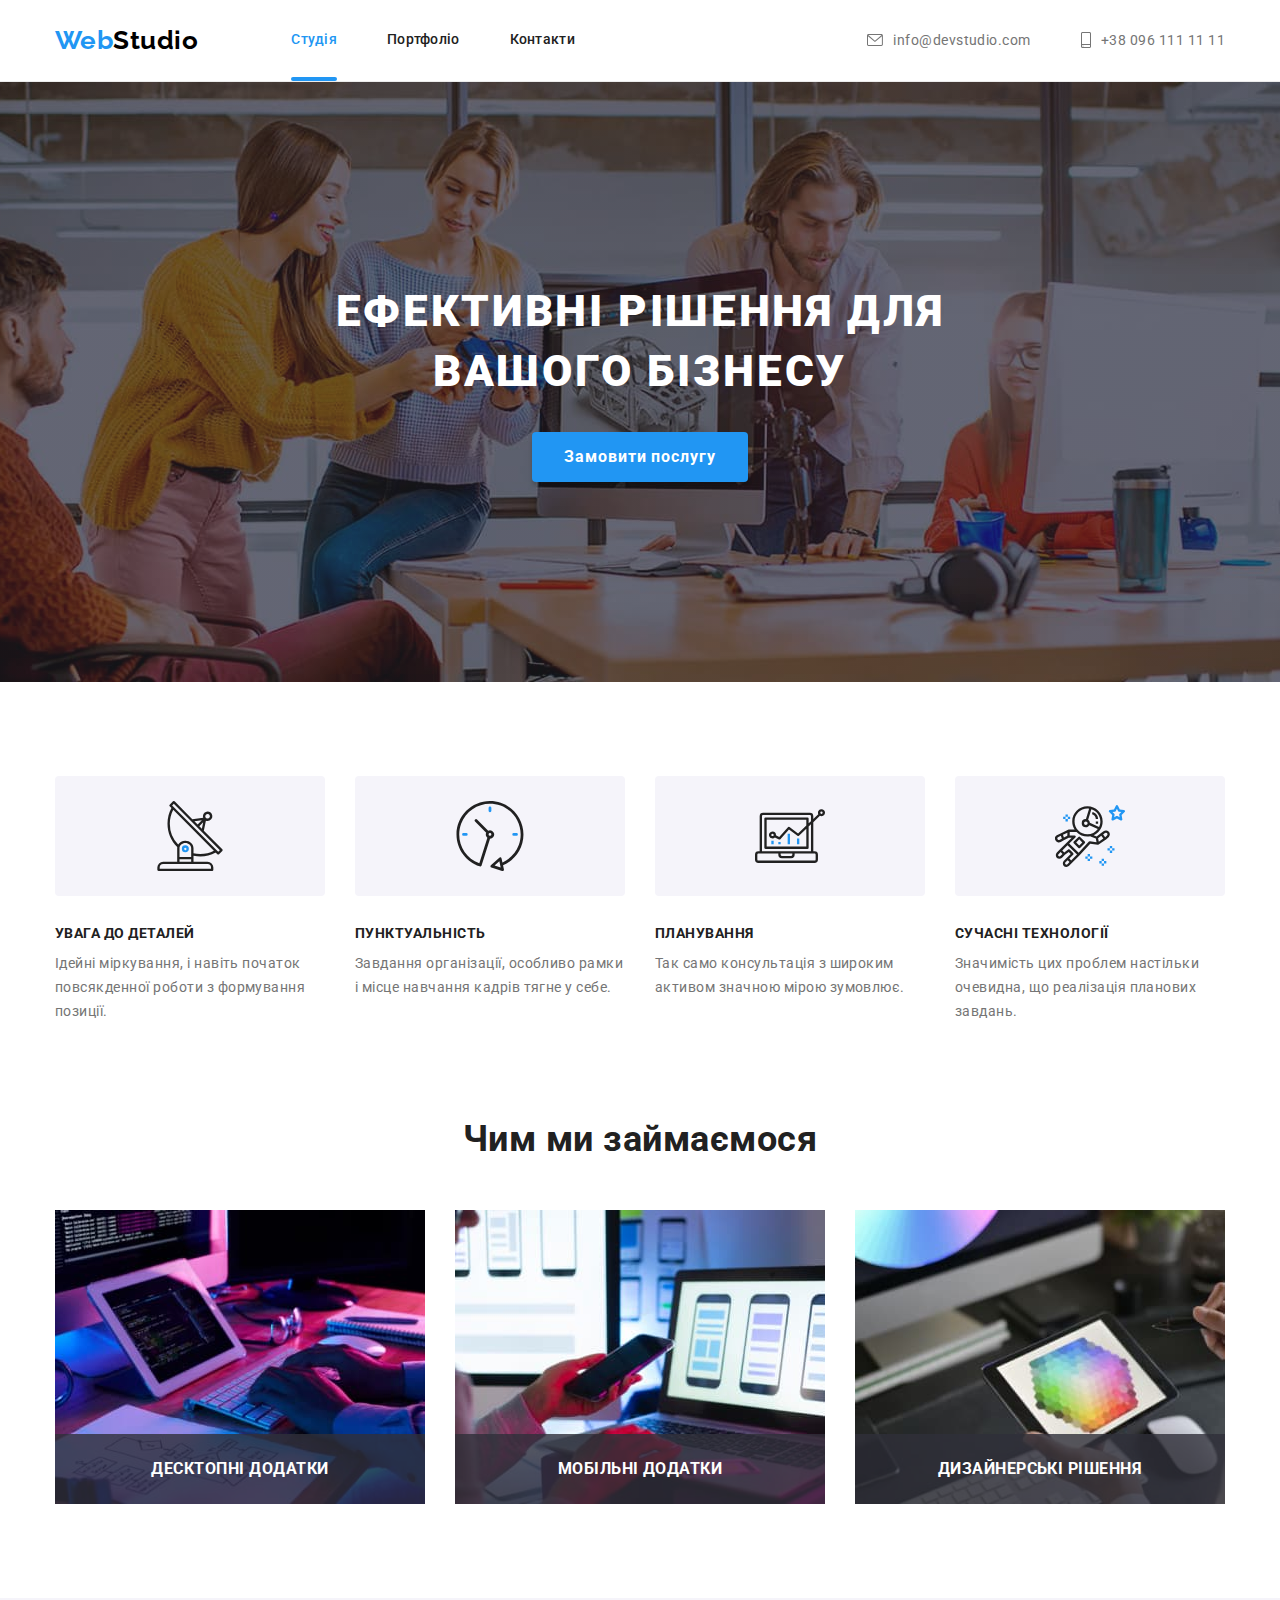
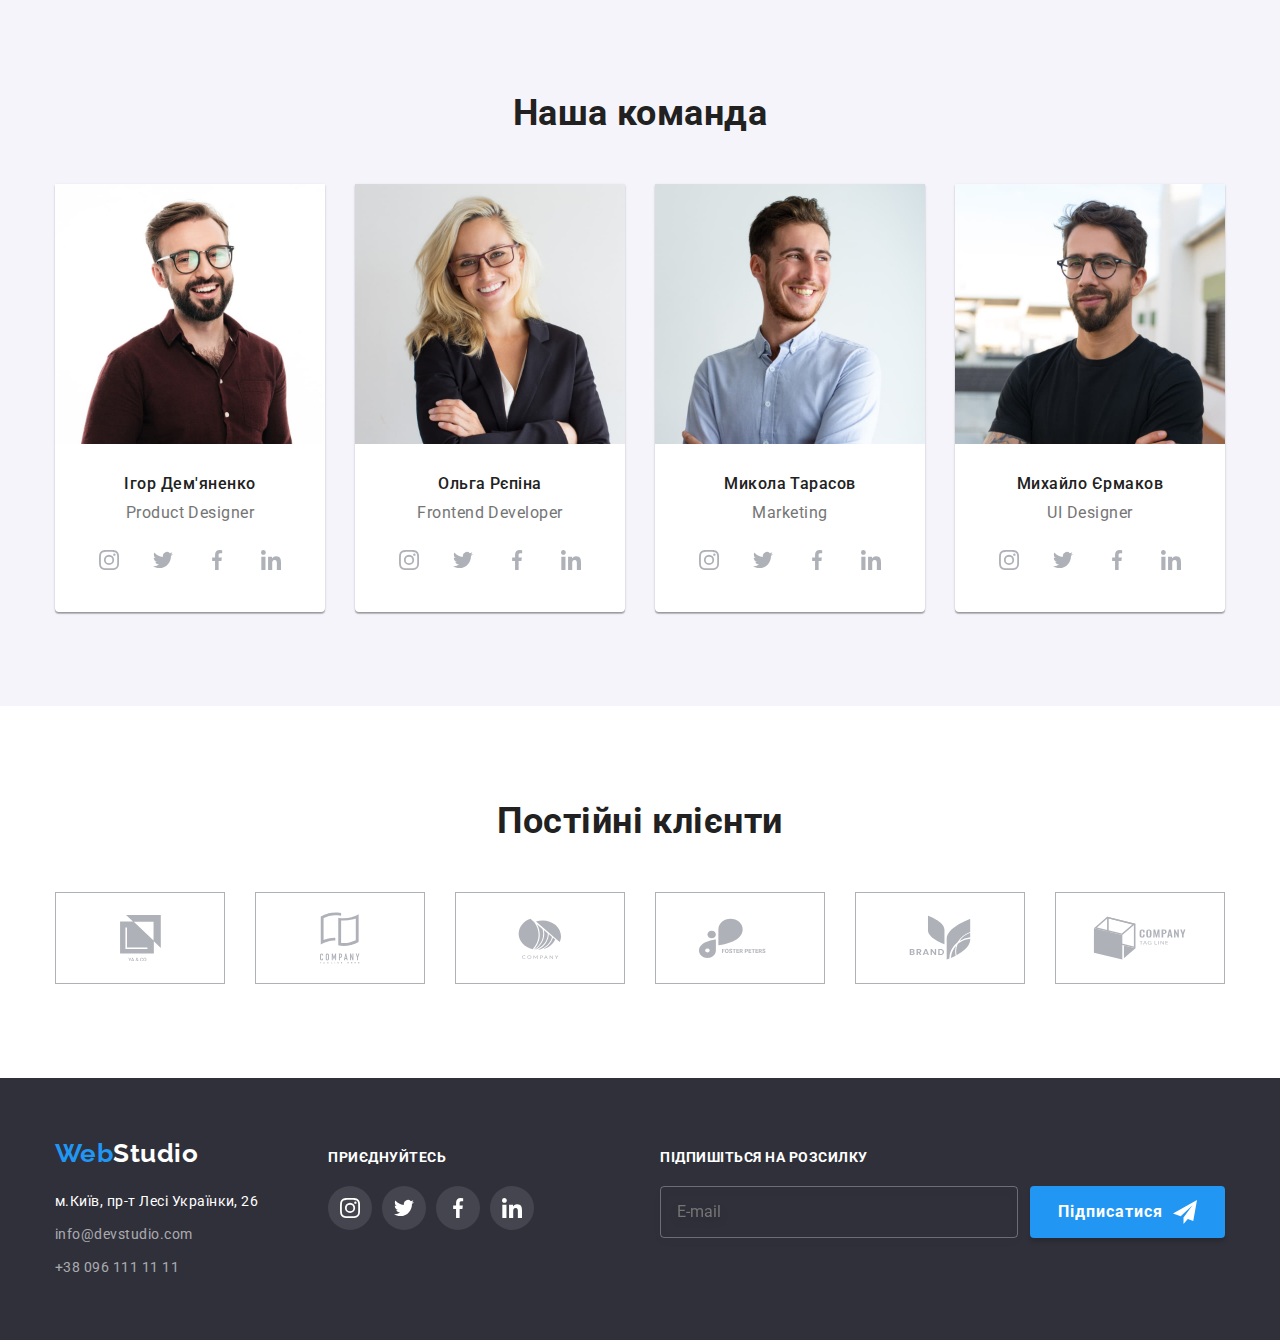
<file: index.html>
<!DOCTYPE html>
<html lang="uk">
  <head>
    <meta charset="UTF-8" />
    <meta http-equiv="X-UA-Compatible" content="IE=edge" />
    <meta name="viewport" content="width=device-width, initial-scale=1.0" />
    <title>Homework5</title>
    <link rel="preconnect" href="https://fonts.googleapis.com" />
    <link rel="preconnect" href="https://fonts.gstatic.com" crossorigin />
    <link
      href="https://fonts.googleapis.com/css2?family=Oleo+Script&family=Raleway:wght@700&family=Roboto:wght@400;500;700;900&display=swap"
      rel="stylesheet"
    />
    <link
      rel="stylesheet"
      href="https://cdnjs.cloudflare.com/ajax/libs/modern-normalize/1.1.0/modern-normalize.min.css"
    />
    <link rel="stylesheet" href="./css/styles.css" />
  </head>
  <body>
    <!--шапка сторінки-->
    <header class="page-header">
      <div class="container main-nav">
        <a href="./index.html" class="logo"
          ><span class="logo-accent">Web</span>Studio</a
        >
        <nav>
          <ul class="site-nav">
            <li class="item">
              <a href="./index.html" class="link-active">Студія</a>
            </li>
            <li class="item">
              <a href="./portfolio.html" class="link">Портфоліо</a>
            </li>
            <li class="item"><a href="" class="link">Контакти</a></li>
          </ul>
        </nav>
        <ul class="contacts">
          <li class="item">
            <a href="mailto:info@devstudio.com" class="link-contacts">
              <svg class="icon-email" width="16" height="12">
                <use href="./images/icons.svg#icon-envelope"></use>
              </svg>
              info@devstudio.com</a
            >
          </li>
          <li class="item">
            <a href="tel:+380961111111" class="link-contacts">
              <svg class="icon-telephone" width="10" height="16">
                <use href="./images/icons.svg#icon-smartphone"></use>
              </svg>
              +38 096 111 11 11</a
            >
          </li>
        </ul>
      </div>
    </header>
    <!--основна частина сторінки-->
    <main>
      <!--секція Герой-->
      <section class="hero">
        <div class="container">
          <h1 class="hero-title">Ефективні рішення для вашого бізнесу</h1>
          <button type="button" class="hero-button" data-modal-open>
            Замовити послугу
          </button>
        </div>
      </section>

      <!--секція Особливості-->
      <section class="section">
        <div class="container">
          <h2 class="visually-hidden">Наші особливості</h2>
          <ul class="section-ul">
            <li class="advantades-li">
              <div class="icon-advantages">
                <svg class="icon-item" width="70px" height="70px">
                  <use href="./images/icons.svg#icon-antenna"></use>
                </svg>
              </div>
              <h3 class="advantages-title">Увага до деталей</h3>
              <p class="advantages-paragraph">
                Ідейні міркування, і навіть початок повсякденної роботи з
                формування позиції.
              </p>
            </li>
            <li class="advantades-li">
              <div class="icon-advantages">
                <svg class="icon-item" width="70px" height="70px">
                  <use href="./images/icons.svg#icon-clock"></use>
                </svg>
              </div>
              <h3 class="advantages-title">Пунктуальність</h3>
              <p class="advantages-paragraph">
                Завдання організації, особливо рамки і місце навчання кадрів
                тягне у себе.
              </p>
            </li>
            <li class="advantades-li">
              <div class="icon-advantages">
                <svg class="icon-item" width="70px" height="70px">
                  <use href="./images/icons.svg#icon-diagram"></use>
                </svg>
              </div>
              <h3 class="advantages-title">Планування</h3>
              <p class="advantages-paragraph">
                Так само консультація з широким активом значною мірою зумовлює.
              </p>
            </li>
            <li class="advantades-li">
              <div class="icon-advantages">
                <svg class="icon-item" width="70px" height="70px">
                  <use href="./images/icons.svg#icon-astronaut"></use>
                </svg>
              </div>
              <h3 class="advantages-title">Сучасні технології</h3>
              <p class="advantages-paragraph">
                Значимість цих проблем настільки очевидна, що реалізація
                планових завдань.
              </p>
            </li>
          </ul>
        </div>
      </section>

      <!--секція Чим ми займаємося-->
      <section class="section occupation">
        <div class="container">
          <h2 class="our-occupation">Чим ми займаємося</h2>
          <ul class="section-ul">
            <li class="item item-label">
              <img
                src="./images/img1.jpg"
                alt="набір коду на клавіатурі"
                width="370"
              />
              <div class="section-block-image">
                <p class="title-label">Десктопні додатки</p>
              </div>
            </li>
            <li class="item item-label">
              <img
                src="./images/img2.jpg"
                alt="макет майбутнього дизайну сторінки або застосунку"
                width="370"
              />
              <div class="section-block-image">
                <p class="title-label">Мобільні додатки</p>
              </div>
            </li>
            <li class="item item-label">
              <img src="./images/img3.jpg" alt="палітра кольорів" width="370" />
              <div class="section-block-image">
                <p class="title-label">Дизайнерські рішення</p>
              </div>
            </li>
          </ul>
        </div>
      </section>

      <!--секція Наша команда-->
      <section class="section team">
        <div class="container">
          <h2 class="title-team">Наша команда</h2>
          <ul class="section-ul">
            <li class="member-card">
              <img
                src="./images/team/img1.jpg"
                alt="Ігор Дем'яненко"
                width="270"
              />
              <div class="member-block">
                <h3 class="member-name">Ігор Дем'яненко</h3>
                <p class="member-department">Product Designer</p>
                <ul class="connect-block">
                  <li class="social-block-item">
                    <a
                      href=""
                      class="social-block-link"
                      rel="noopener noreferrer"
                      target="_blank"
                    >
                      <svg class="icon" width="20" height="20">
                        <use href="./images/icons.svg#icon-instagram"></use>
                      </svg>
                    </a>
                  </li>
                  <li class="social-block-item">
                    <a
                      href=""
                      class="social-block-link"
                      target="_blank"
                      rel="noopener noreferrer"
                    >
                      <svg class="icon" width="20" height="20">
                        <use href="./images/icons.svg#icon-twitter"></use>
                      </svg>
                    </a>
                  </li>
                  <li class="social-block-item">
                    <a
                      href=""
                      class="social-block-link"
                      rel="noopener noreferrer"
                      target="_blank"
                    >
                      <svg class="icon" width="20" height="20">
                        <use href="./images/icons.svg#icon-facebook"></use>
                      </svg>
                    </a>
                  </li>
                  <li class="social-block-item">
                    <a
                      href=""
                      class="social-block-link"
                      rel="noopener noreferrer"
                      target="_blank"
                    >
                      <svg class="icon" width="20" height="20">
                        <use href="./images/icons.svg#icon-linkedin"></use>
                      </svg>
                    </a>
                  </li>
                </ul>
              </div>
            </li>
            <li class="member-card">
              <img
                src="./images/team/img2.jpg"
                alt="Ольга Рєпіна"
                width="270"
              />
              <div class="member-block">
                <h3 class="member-name">Ольга Рєпіна</h3>
                <p class="member-department">Frontend Developer</p>
                <ul class="connect-block">
                  <li class="social-block-item">
                    <a
                      href=""
                      class="social-block-link"
                      rel="noopener noreferrer"
                      target="_blank"
                    >
                      <svg class="icon" width="20" height="20">
                        <use href="./images/icons.svg#icon-instagram"></use>
                      </svg>
                    </a>
                  </li>
                  <li class="social-block-item">
                    <a
                      href=""
                      class="social-block-link"
                      target="_blank"
                      rel="noopener noreferrer"
                    >
                      <svg class="icon" width="20" height="20">
                        <use href="./images/icons.svg#icon-twitter"></use>
                      </svg>
                    </a>
                  </li>
                  <li class="social-block-item">
                    <a
                      href=""
                      class="social-block-link"
                      rel="noopener noreferrer"
                      target="_blank"
                    >
                      <svg class="icon" width="20" height="20">
                        <use href="./images/icons.svg#icon-facebook"></use>
                      </svg>
                    </a>
                  </li>
                  <li class="social-block-item">
                    <a
                      href=""
                      class="social-block-link"
                      rel="noopener noreferrer"
                      target="_blank"
                    >
                      <svg class="icon" width="20" height="20">
                        <use href="./images/icons.svg#icon-linkedin"></use>
                      </svg>
                    </a>
                  </li>
                </ul>
              </div>
            </li>
            <li class="member-card">
              <img
                src="./images/team/img3.jpg"
                alt="Микола Тарасов"
                width="270"
              />
              <div class="member-block">
                <h3 class="member-name">Микола Тарасов</h3>
                <p class="member-department">Marketing</p>
                <ul class="connect-block">
                  <li class="social-block-item">
                    <a
                      href=""
                      class="social-block-link"
                      rel="noopener noreferrer"
                      target="_blank"
                    >
                      <svg class="icon" width="20" height="20">
                        <use href="./images/icons.svg#icon-instagram"></use>
                      </svg>
                    </a>
                  </li>
                  <li class="social-block-item">
                    <a
                      href=""
                      class="social-block-link"
                      target="_blank"
                      rel="noopener noreferrer"
                    >
                      <svg class="icon" width="20" height="20">
                        <use href="./images/icons.svg#icon-twitter"></use>
                      </svg>
                    </a>
                  </li>
                  <li class="social-block-item">
                    <a
                      href=""
                      class="social-block-link"
                      rel="noopener noreferrer"
                      target="_blank"
                    >
                      <svg class="icon" width="20" height="20">
                        <use href="./images/icons.svg#icon-facebook"></use>
                      </svg>
                    </a>
                  </li>
                  <li class="social-block-item">
                    <a
                      href=""
                      class="social-block-link"
                      rel="noopener noreferrer"
                      target="_blank"
                    >
                      <svg class="icon" width="20" height="20">
                        <use href="./images/icons.svg#icon-linkedin"></use>
                      </svg>
                    </a>
                  </li>
                </ul>
              </div>
            </li>
            <li class="member-card">
              <img
                src="./images/team/img4.jpg"
                alt="Михайло Єрмаков"
                width="270"
              />
              <div class="member-block">
                <h3 class="member-name">Михайло Єрмаков</h3>
                <p class="member-department">UI Designer</p>
                <ul class="connect-block">
                  <li class="social-block-item">
                    <a
                      href=""
                      class="social-block-link"
                      rel="noopener noreferrer"
                      target="_blank"
                    >
                      <svg class="icon" width="20" height="20">
                        <use href="./images/icons.svg#icon-instagram"></use>
                      </svg>
                    </a>
                  </li>
                  <li class="social-block-item">
                    <a
                      href=""
                      class="social-block-link"
                      target="_blank"
                      rel="noopener noreferrer"
                    >
                      <svg class="icon" width="20" height="20">
                        <use href="./images/icons.svg#icon-twitter"></use>
                      </svg>
                    </a>
                  </li>
                  <li class="social-block-item">
                    <a
                      href=""
                      class="social-block-link"
                      rel="noopener noreferrer"
                      target="_blank"
                    >
                      <svg class="icon" width="20" height="20">
                        <use href="./images/icons.svg#icon-facebook"></use>
                      </svg>
                    </a>
                  </li>
                  <li class="social-block-item">
                    <a
                      href=""
                      class="social-block-link"
                      rel="noopener noreferrer"
                      target="_blank"
                    >
                      <svg class="icon" width="20" height="20">
                        <use href="./images/icons.svg#icon-linkedin"></use>
                      </svg>
                    </a>
                  </li>
                </ul>
              </div>
            </li>
          </ul>
        </div>
      </section>
    </main>

    <!--Секція Постійні клієнти-->
    <section class="section">
      <div class="container">
        <h2 class="title-team">Постійні клієнти</h2>
        <ul class="clients">
          <li class="clients-block">
            <a
              href=""
              class="clients-link"
              target="_blank"
              rel="noreferrer noopener nofollow"
            >
              <svg class="icon-clients" width="41" height="46.7">
                <use href="./images/icons.svg#icon-client1"></use>
              </svg>
            </a>
          </li>
          <li class="clients-block">
            <a
              href=""
              class="clients-link"
              target="_blank"
              rel="noreferrer noopener"
            >
              <svg class="icon-clients" width="40" height="52">
                <use href="./images/icons.svg#icon-client2"></use>
              </svg>
            </a>
          </li>
          <li class="clients-block">
            <a
              href=""
              class="clients-link"
              target="_blank"
              rel="noreferrer noopener"
            >
              <svg class="icon-clients" width="43.46" height="41.18">
                <use href="./images/icons.svg#icon-client3"></use>
              </svg>
            </a>
          </li>
          <li class="clients-block">
            <a
              href=""
              class="clients-link"
              target="_blank"
              rel="noreferrer noopener"
            >
              <svg class="icon-clients" width="84.44" height="40.62">
                <use href="./images/icons.svg#icon-client4"></use>
              </svg>
            </a>
          </li>
          <li class="clients-block">
            <a
              href=""
              class="clients-link"
              target="_blank"
              rel="noreferrer noopener"
            >
              <svg class="icon-clients" width="62.54" height="45.43">
                <use href="./images/icons.svg#icon-client5"></use>
              </svg>
            </a>
          </li>
          <li class="clients-block">
            <a
              href=""
              class="clients-link"
              target="_blank"
              rel="noreferrer noopener"
            >
              <svg class="icon-clients" width="93.79" height="43.93">
                <use href="./images/icons.svg#icon-client6"></use>
              </svg>
            </a>
          </li>
        </ul>
      </div>
    </section>

    <!--Секція footer-->
    <footer class="footer">
      <div class="container footer-list">
        <div class="footer-address">
          <a href="./index.html" class="logo-footer"
            ><span class="logo-accent">Web</span>Studio</a
          >
          <address class="address">
            <ul class="contacts-list">
              <li class="contacts-item">
                <a
                  href="https://goo.gl/maps/CPtrU1FHBa2aNyZL9"
                  target="_blank"
                  rel="noopener noreferrer nofollow"
                  class="link-address"
                  >м.Київ, пр-т Лесі Українки, 26</a
                >
              </li>
              <li class="contacts-item">
                <a href="mailto:info@devstudio.com" class="link-footer"
                  >info@devstudio.com</a
                >
              </li>
              <li class="contacts-item">
                <a href="tel:+380961111111" class="link-footer"
                  >+38 096 111 11 11</a
                >
              </li>
            </ul>
          </address>
        </div>

        <div class="connect">
          <p class="connect-text">приєднуйтесь</p>
          <ul class="connect-block">
            <li class="social-block-item">
              <a
                href=""
                class="social-block-link"
                rel="noopener noreferrer"
                target="_blank"
              >
                <svg class="icon" width="20" height="20">
                  <use href="./images/icons.svg#icon-instagram"></use>
                </svg>
              </a>
            </li>
            <li class="social-block-item">
              <a
                href=""
                class="social-block-link"
                target="_blank"
                rel="noopener noreferrer"
              >
                <svg class="icon" width="20" height="20">
                  <use href="./images/icons.svg#icon-twitter"></use>
                </svg>
              </a>
            </li>
            <li class="social-block-item">
              <a
                href=""
                class="social-block-link"
                rel="noopener noreferrer"
                target="_blank"
              >
                <svg class="icon" width="20" height="20">
                  <use href="./images/icons.svg#icon-facebook"></use>
                </svg>
              </a>
            </li>
            <li class="social-block-item">
              <a
                href=""
                class="social-block-link"
                rel="noopener noreferrer"
                target="_blank"
              >
                <svg class="icon" width="20" height="20">
                  <use href="./images/icons.svg#icon-linkedin"></use>
                </svg>
              </a>
            </li>
          </ul>
        </div>

        <div class="subscription">
          <p class="connect-text">Підпишіться на розсилку</p>
          <form class="signup-form">
            <label class="signup-label">
              <input
                type="email"
                name="email"
                class="subs-email"
                placeholder="E-mail"
              />
            </label>
            <button type="submit" class="signup-button">
              Підписатися
              <svg class="signup-img">
                <use href="./images/icons.svg#icon-send"></use>
              </svg>
            </button>
          </form>
        </div>
      </div>
    </footer>

    <!-- Modal Icon -->
    <div class="backdrop is-hidden" data-modal>
      <div class="modal">
        <form class="form">
          <p class="title-modal">Залиште свої дані, ми вам передзвонимо</p>
          <label for="name" class="form-field">
            <span class="form-label">Ім'я</span>
            <input type="text" name="name" class="modal-input" />
            <svg class="form-icon">
              <use href="./images/icons.svg#icon-modal-name"></use>
            </svg>
          </label>

          <label for="tel" class="form-field">
            <span class="form-label">Телефон</span>
            <input type="tel" name="tel" class="modal-input" />
            <svg class="form-icon">
              <use href="./images/icons.svg#icon-modal-tel"></use>
            </svg>
          </label>

          <label for="mail" class="form-field">
            <span class="form-label">Пошта</span>
            <input type="mail" name="mail" class="modal-input" />
            <svg class="form-icon">
              <use href="./images/icons.svg#icon-modal-mail"></use>
            </svg>
          </label>

          <label for="comment" class="form-field">
            <span class="form-label">Коментар</span>
            <textarea
              name="comment"
              placeholder="Введіть текст"
              class="form-text-area"
            ></textarea>
          </label>

          <label class="form-checkbox">
            <input
              type="checkbox"
              name="checkbox"
              class="checkbox-check visually-hidden"
            />
            <span class="checkbox-icon"></span>
            <span class="checkbox-text textline"
              >Погоджуюся з розсилкою та приймаю
              <a href="" class="link-checkbox textline">Умови договору</a>
            </span>
          </label>

          <button type="submit" class="submit-button">Відправити</button>
        </form>
        <button class="close-modal" data-modal-close>
          <svg>
            <use href="./images/icons.svg#icon-modal-close"></use>
          </svg>
        </button>
      </div>
    </div>
    <!-- Script of modal Icon -->
    <script src="./js/modal.js"></script>
  </body>
</html>
</file>
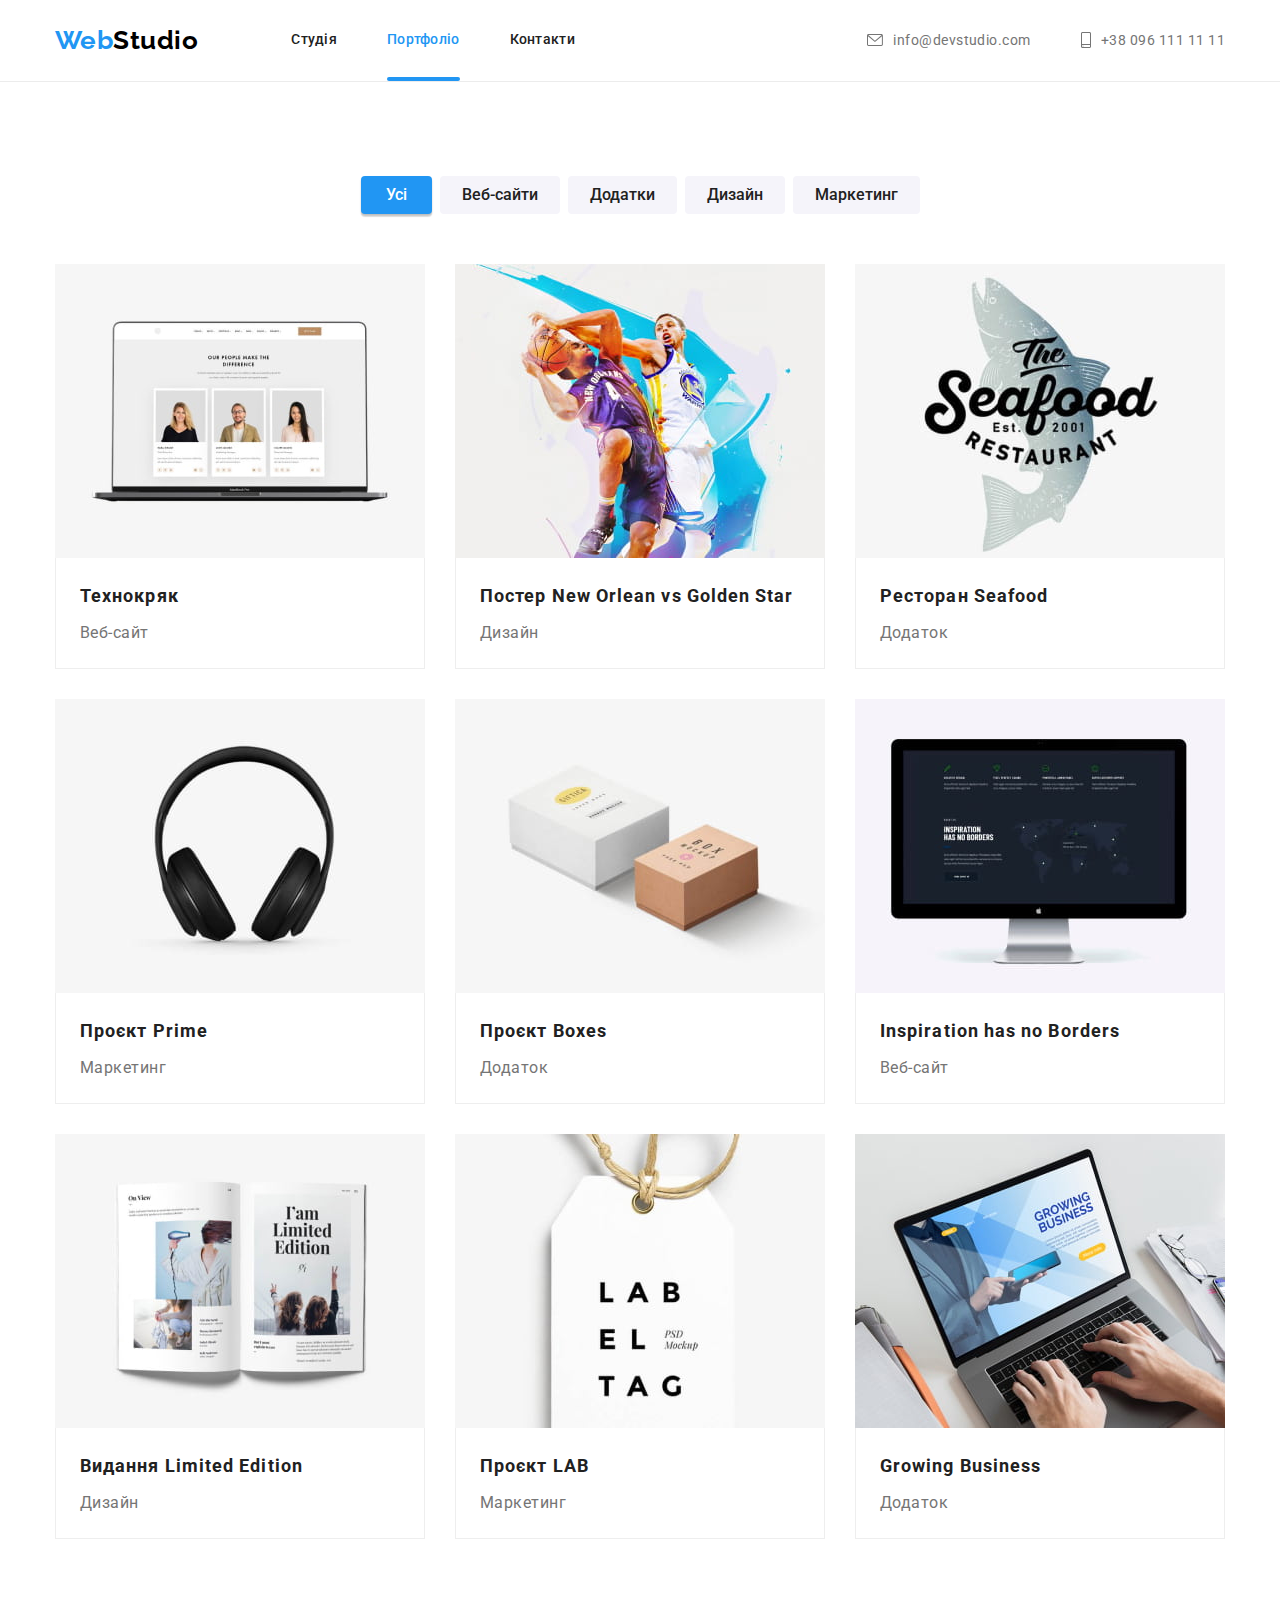
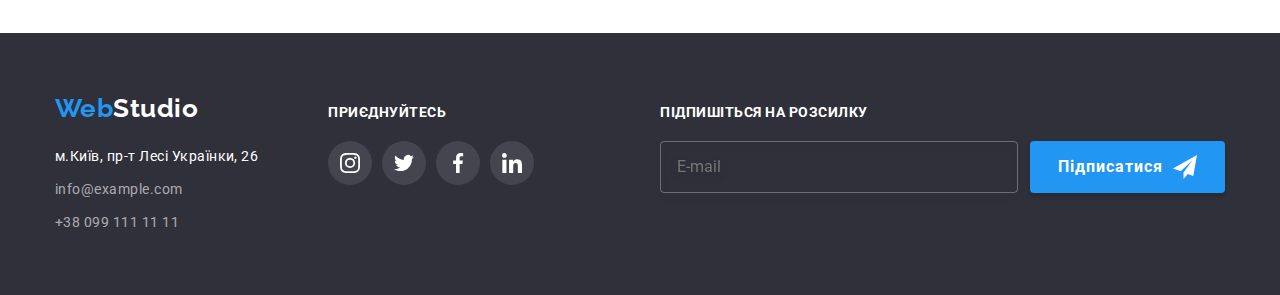
<file: portfolio.html>
<!DOCTYPE html>
<html lang="uk">
  <head>
    <meta charset="UTF-8" />
    <meta http-equiv="X-UA-Compatible" content="IE=edge" />
    <meta name="viewport" content="width=device-width, initial-scale=1.0" />
    <title>Portfolio</title>
    <link rel="preconnect" href="https://fonts.googleapis.com" />
    <link rel="preconnect" href="https://fonts.gstatic.com" crossorigin />
    <link
      href="https://fonts.googleapis.com/css2?family=Oleo+Script&family=Raleway:wght@700&family=Roboto:wght@400;500;700;900&display=swap"
      rel="stylesheet"
    />
    <link
      rel="stylesheet"
      href="https://cdnjs.cloudflare.com/ajax/libs/modern-normalize/1.1.0/modern-normalize.min.css"
    />
    <link rel="stylesheet" href="./css/styles.css" />
  </head>

  <body>
    <!--шапка сторінки-->
    <header class="page-header">
      <div class="container main-nav">
        <a href="./index.html" class="logo"
          ><span class="logo-accent">Web</span>Studio</a
        >
        <nav>
          <ul class="site-nav">
            <li class="item"><a href="./index.html" class="link">Студія</a></li>
            <li class="item">
              <a href="./portfolio.html" class="link-active">Портфоліо</a>
            </li>
            <li class="item"><a href="" class="link">Контакти</a></li>
          </ul>
        </nav>
        <ul class="contacts">
          <li class="item">
            <a href="mailto:info@devstudio.com" class="link-contacts">
              <svg class="icon-email" width="16" height="12">
                <use href="./images/icons.svg#icon-envelope"></use>
              </svg>
              info@devstudio.com</a
            >
          </li>
          <li class="item">
            <a href="tel:+380961111111" class="link-contacts">
              <svg class="icon-telephone" width="10" height="16">
                <use href="./images/icons.svg#icon-smartphone"></use>
              </svg>
              +38 096 111 11 11</a
            >
          </li>
        </ul>
      </div>
    </header>

    <!--основна частина сторінки-->
    <main>
      <section class="section">
        <div class="container">
          <h1 class="visually-hidden">Наші роботи</h1>
          <ul class="menu">
            <li class="menu-item">
              <button type="button" class="buttons-primary">Усі</button>
            </li>
            <li class="menu-item">
              <button type="button" class="buttons">Веб-сайти</button>
            </li>
            <li class="menu-item">
              <button type="button" class="buttons">Додатки</button>
            </li>
            <li class="menu-item">
              <button type="button" class="buttons">Дизайн</button>
            </li>
            <li class="menu-item">
              <button type="button" class="buttons">Маркетинг</button>
            </li>
          </ul>

          <ul class="gallery">
            <li class="gallery-item">
              <a href="" class="gallery-items">
                <div class="gallery-items-block">
                  <div class="overlay">
                    <p class="overlay-text">
                      Ресурс пропонує комплексні пропозиції з різним рівнем
                      функціоналу та сервісів. Все це дозволить відвідувачу
                      отримати вичерпні відомості про компанію чи приватну
                      особу.
                    </p>
                  </div>
                  <img
                    src="./images/portfolio/img1.jpg"
                    alt="картинка веб-сайту"
                    width="370"
                  />
                </div>
                <div class="gallery-block">
                  <h2 class="company-description">Технокряк</h2>
                  <p class="company-division">Веб-сайт</p>
                </div>
              </a>
            </li>
            <li class="gallery-item">
              <a href="" class="gallery-items">
                <div class="gallery-items-block">
                  <div class="overlay">
                    <p class="overlay-text">
                      Ресурс пропонує комплексні пропозиції з різним рівнем
                      функціоналу та сервісів. Все це дозволить відвідувачу
                      отримати вичерпні відомості про компанію чи приватну
                      особу.
                    </p>
                  </div>
                  <img
                    src="./images/portfolio/img2.jpg"
                    alt="два баскетболіста з мячем"
                    width="370"
                  />
                </div>
                <div class="gallery-block">
                  <h2 class="company-description">
                    Постер New Orlean vs Golden Star
                  </h2>
                  <p class="company-division">Дизайн</p>
                </div>
              </a>
            </li>
            <li class="gallery-item">
              <a href="" class="gallery-items">
                <div class="gallery-items-block">
                  <div class="overlay">
                    <p class="overlay-text">
                      Ресурс пропонує комплексні пропозиції з різним рівнем
                      функціоналу та сервісів. Все це дозволить відвідувачу
                      отримати вичерпні відомості про компанію чи приватну
                      особу.
                    </p>
                  </div>
                  <img
                    src="./images/portfolio/img3.jpg"
                    alt="логотип ресторану з рибою"
                    width="370"
                  />
                </div>
                <div class="gallery-block">
                  <h2 class="company-description">Ресторан Seafood</h2>
                  <p class="company-division">Додаток</p>
                </div>
              </a>
            </li>
            <li class="gallery-item">
              <a href="" class="gallery-items">
                <div class="gallery-items-block">
                  <div class="overlay">
                    <p class="overlay-text">
                      Ресурс пропонує комплексні пропозиції з різним рівнем
                      функціоналу та сервісів. Все це дозволить відвідувачу
                      отримати вичерпні відомості про компанію чи приватну
                      особу.
                    </p>
                  </div>
                  <img
                    src="./images/portfolio/img4.jpg"
                    alt="навушники"
                    width="370"
                  />
                </div>
                <div class="gallery-block">
                  <h2 class="company-description">Проєкт Prime</h2>
                  <p class="company-division">Маркетинг</p>
                </div>
              </a>
            </li>
            <li class="gallery-item">
              <a href="" class="gallery-items">
                <div class="gallery-items-block">
                  <div class="overlay">
                    <p class="overlay-text">
                      Ресурс пропонує комплексні пропозиції з різним рівнем
                      функціоналу та сервісів. Все це дозволить відвідувачу
                      отримати вичерпні відомості про компанію чи приватну
                      особу.
                    </p>
                  </div>
                  <img
                    src="./images/portfolio/img5.jpg"
                    alt="дві коробки"
                    width="370"
                  />
                </div>
                <div class="gallery-block">
                  <h2 class="company-description">Проєкт Boxes</h2>
                  <p class="company-division">Додаток</p>
                </div>
              </a>
            </li>
            <li class="gallery-item">
              <a href="" class="gallery-items">
                <div class="gallery-items-block">
                  <div class="overlay">
                    <p class="overlay-text">
                      Ресурс пропонує комплексні пропозиції з різним рівнем
                      функціоналу та сервісів. Все це дозволить відвідувачу
                      отримати вичерпні відомості про компанію чи приватну
                      особу.
                    </p>
                  </div>
                  <img
                    src="./images/portfolio/img6.jpg"
                    alt="монітор з відкритим сайтом"
                    width="370"
                  />
                </div>
                <div class="gallery-block">
                  <h2 class="company-description">
                    Inspiration has no Borders
                  </h2>
                  <p class="company-division">Веб-сайт</p>
                </div>
              </a>
            </li>
            <li class="gallery-item">
              <a href="" class="gallery-items">
                <div class="gallery-items-block">
                  <div class="overlay">
                    <p class="overlay-text">
                      Ресурс пропонує комплексні пропозиції з різним рівнем
                      функціоналу та сервісів. Все це дозволить відвідувачу
                      отримати вичерпні відомості про компанію чи приватну
                      особу.
                    </p>
                  </div>
                  <img
                    src="./images/portfolio/img7.jpg"
                    alt="розгорнута книга"
                    width="370"
                  />
                </div>
                <div class="gallery-block">
                  <h2 class="company-description">Видання Limited Edition</h2>
                  <p class="company-division">Дизайн</p>
                </div>
              </a>
            </li>
            <li class="gallery-item">
              <a href="" class="gallery-items">
                <div class="gallery-items-block">
                  <div class="overlay">
                    <p class="overlay-text">
                      Ресурс пропонує комплексні пропозиції з різним рівнем
                      функціоналу та сервісів. Все це дозволить відвідувачу
                      отримати вичерпні відомості про компанію чи приватну
                      особу.
                    </p>
                  </div>
                  <img
                    src="./images/portfolio/img8.jpg"
                    alt="єтикетка з назвою"
                    width="370"
                  />
                </div>
                <div class="gallery-block">
                  <h2 class="company-description">Проєкт LAB</h2>
                  <p class="company-division">Маркетинг</p>
                </div>
              </a>
            </li>
            <li class="gallery-item">
              <a href="" class="gallery-items">
                <div class="gallery-items-block">
                  <div class="overlay">
                    <p class="overlay-text">
                      Ресурс пропонує комплексні пропозиції з різним рівнем
                      функціоналу та сервісів. Все це дозволить відвідувачу
                      отримати вичерпні відомості про компанію чи приватну
                      особу.
                    </p>
                  </div>
                  <img
                    src="./images/portfolio/img9.jpg"
                    alt="робота з сайтом на ноутбуці"
                    width="370"
                  />
                </div>
                <div class="gallery-block">
                  <h2 class="company-description">Growing Business</h2>
                  <p class="company-division">Додаток</p>
                </div>
              </a>
            </li>
          </ul>
        </div>
      </section>
    </main>

    <!--Секція footer-->
    <footer class="footer">
      <div class="container footer-list">
        <div class="footer-address">
          <a href="./index.html" class="logo-footer"
            ><span class="logo-accent">Web</span>Studio</a
          >
          <address class="address">
            <ul class="contacts-list">
              <li class="contacts-item">
                <a
                  href="https://goo.gl/maps/CPtrU1FHBa2aNyZL9"
                  target="_blank"
                  rel="noopener noreferrer nofollow"
                  class="link-address"
                  >м.Київ, пр-т Лесі Українки, 26</a
                >
              </li>
              <li class="contacts-item">
                <a href="mailto:info@example.com" class="link-footer"
                  >info@example.com</a
                >
              </li>
              <li class="contacts-item">
                <a href="tel:+380991111111" class="link-footer"
                  >+38 099 111 11 11</a
                >
              </li>
            </ul>
          </address>
        </div>

        <div class="connect">
          <p class="connect-text">приєднуйтесь</p>
          <ul class="connect-block">
            <li class="social-block-item">
              <a
                href=""
                class="social-block-link"
                rel="noopener noreferrer"
                target="_blank"
              >
                <svg class="icon" width="20" height="20">
                  <use href="./images/icons.svg#icon-instagram"></use>
                </svg>
              </a>
            </li>
            <li class="social-block-item">
              <a
                href=""
                class="social-block-link"
                target="_blank"
                rel="noopener noreferrer"
              >
                <svg class="icon" width="20" height="20">
                  <use href="./images/icons.svg#icon-twitter"></use>
                </svg>
              </a>
            </li>
            <li class="social-block-item">
              <a
                href=""
                class="social-block-link"
                rel="noopener noreferrer"
                target="_blank"
              >
                <svg class="icon" width="20" height="20">
                  <use href="./images/icons.svg#icon-facebook"></use>
                </svg>
              </a>
            </li>
            <li class="social-block-item">
              <a
                href=""
                class="social-block-link"
                rel="noopener noreferrer"
                target="_blank"
              >
                <svg class="icon" width="20" height="20">
                  <use href="./images/icons.svg#icon-linkedin"></use>
                </svg>
              </a>
            </li>
          </ul>
        </div>
        <div class="subscription">
          <p class="connect-text">Підпишіться на розсилку</p>
          <form class="signup-form">
            <label class="signup-label">
              <input
                type="email"
                name="email"
                class="subs-email"
                placeholder="E-mail"
              />
            </label>
            <button type="submit" class="signup-button">
              Підписатися
              <svg class="signup-img">
                <use href="./images/icons.svg#icon-send"></use>
              </svg>
            </button>
          </form>
        </div>
      </div>
    </footer>
  </body>
</html>
</file>
<file: css/styles.css>
html {
  box-sizing: border-box;
}

*,
*::after,
*::before {
  box-sizing: inherit;
}

/* обнулення відступів зверху і знизу єлементів */
h1,
h2,
h3,
h4,
h5,
h6,
p,
ul {
  margin-top: 0;
  margin-bottom: 0;
}

:root {
  --logo-color: #2196f3;
  --logo-sec-color: #000000;
  --main-text-color: #212121;
  --second-text-color: #757575;
  --main-bkgrd-color: #ffffff;
  --second-bkgrd-color: #2f303a;
  --third-bkgrd-color: #f5f4fa;
  --link-footer-color: rgba(255, 255, 255, 0.6);
  --button-hero-active: #188ce8;
  --card-set-gap: 30px;
  --bkgrd-link-color: #afb1b8;
  --bkgrd-link-sec-color: rgba(255, 255, 255, 0.1);
  --transition-func: cubic-bezier(0.4, 0, 0.2, 1);
  --timing: 250ms;
}

body {
  font-family: Roboto, sans-serif;
  letter-spacing: 0.03em;
  color: var(--main-text-color);
  background-color: var(--main-bkgrd-color);
}
ul {
  list-style: none;
  padding-left: 0;
}

.container {
  width: 1200px;
  padding-left: 15px;
  padding-right: 15px;
  margin-right: auto;
  margin-left: auto;
}

.section {
  padding-top: 94px;
  padding-bottom: 94px;
}

img {
  display: block;
  max-width: 100%;
  height: auto;
}

/* лого */
.logo {
  font-family: Raleway;
  font-weight: 700;
  font-size: 26px;
  line-height: 1.19;
  color: var(--logo-sec-color);
  text-decoration: none;
  padding-top: 25px;
  padding-bottom: 25px;
  margin-right: 93px;
}

.logo-accent {
  color: var(--logo-color);
}

.page-header {
  border-bottom: 1px solid #ececec;
}
/* Навігація сторінки */
.site-nav {
  font-weight: 500;
  font-size: 14px;
  line-height: 1.14;
  letter-spacing: 0.02em;
  color: var(--main-text-color);
  display: flex;
}

.site-nav .item + .item {
  margin-left: 50px;
}

.link-active {
  color: #2196f3;
  text-decoration: none;

  position: relative;

  padding-top: 32px;
  padding-bottom: 32px;
  display: inline-block;
}

.link-active::after {
  content: "";
  display: block;
  width: 100%;
  height: 4px;
  background-color: var(--logo-color);
  border-radius: 2px;

  position: absolute;
  left: 0;
  bottom: -1px;

  transition: width var(--timing) var(--transition-func);
}

.link {
  color: var(--main-text-color);
  text-decoration: none;

  padding-top: 32px;
  padding-bottom: 32px;
  display: inline-block;

  transition: color var(--timing) var(--transition-func);
}

.link:hover,
.link:focus {
  color: var(--logo-color);
}

.link-contacts {
  font-size: 14px;
  color: var(--second-text-color);
  text-decoration: none;

  padding-top: 32px;
  padding-bottom: 32px;

  display: flex;
  align-items: center;
  justify-content: center;

  transition: color var(--timing) var(--transition-func);
}

.link-contacts:hover,
.link-contacts:focus {
  color: var(--logo-color);
}

.contacts {
  display: flex;
  margin-left: auto;
}
.contacts .item {
  display: flex;
}
.contacts .item + .item {
  margin-left: 50px;
}

.icon-email {
  margin-right: 10px;
  fill: currentColor;
}

.icon-telephone {
  margin-right: 10px;
  fill: currentColor;
}

.main-nav {
  display: flex;
  align-items: center;
}
/* секція Герой */
.hero-title {
  width: 696px;
  font-weight: 900;
  font-size: 44px;
  line-height: 1.36;
  letter-spacing: 0.06em;
  text-transform: uppercase;
  color: var(--main-bkgrd-color);

  margin: 0 auto 30px auto;
}

.hero {
  background-color: var(--second-bkgrd-color);
  text-align: center;
  padding-top: 200px;
  padding-bottom: 200px;
  margin-left: auto;
  margin-right: auto;
  height: 600px;
  max-width: 1600px;
  background-image: linear-gradient(
      to right,
      rgba(47, 48, 58, 0.4),
      rgba(47, 48, 58, 0.4)
    ),
    url("../images/bg_hero.jpg");
  background-position: center;
  background-size: cover;
  background-repeat: no-repeat;
}

.hero-button {
  font-weight: 700;
  font-size: 16px;
  line-height: 1.88;
  letter-spacing: 0.06em;
  color: var(--main-bkgrd-color);
  background-color: var(--logo-color);
  cursor: pointer;

  border-width: 0;
  box-shadow: 0px 4px 4px rgba(0, 0, 0, 0.15);
  border-radius: 4px;
  padding: 10px 32px;

  transition: background-color var(--timing) var(--transition-func);
}

.hero-button:focus,
.hero-button:hover,
.submit-button:hover,
.submit-button:focus,
.signup-button:hover,
.signup-button:focus {
  background-color: var(--button-hero-active);
}
/* секція Особливості */
.advantages-title {
  font-size: 14px;
  font-weight: 700;
  line-height: 1.14;
  text-transform: uppercase;

  margin-bottom: 10px;
}

.advantages-paragraph {
  font-size: 14px;
  line-height: 1.71;
  color: var(--second-text-color);
}

.icon-advantages {
  display: flex;
  align-items: center;
  justify-content: center;
  height: 120px;
  width: 270px;
  background-color: var(--third-bkgrd-color);
  margin-bottom: 30px;
  border-radius: 4px;
}

.advantades-li:not(:last-child) {
  margin-right: 30px;
}

.occupation {
  padding-top: 0;
}
/* секція Чим ми займаємося */
.our-occupation {
  font-weight: 700;
  font-size: 36px;
  line-height: 1.17;
  text-align: center;

  margin-bottom: 50px;
}

.section-ul {
  display: flex;
}

.section-ul .item + .item {
  margin-left: 30px;
}

.item-label {
  position: relative;
}
.section-block-image {
  position: absolute;
  content: "";
  bottom: 0;
  left: 0;

  display: inline-block;
  width: 100%;
  height: 70px;

  background-color: rgba(47, 48, 58, 0.8);
}

.title-label {
  position: absolute;
  display: flex;
  justify-content: center;
  align-items: center;
  width: 100%;
  height: 70px;
  bottom: 0;

  font-weight: 700;
  line-height: 1.14;
  text-align: center;
  text-transform: uppercase;
  color: var(--main-bkgrd-color);
}
/* секція Наша команда */
.team {
  background-color: var(--third-bkgrd-color);
}
.title-team {
  font-weight: 700;
  font-size: 36px;
  line-height: 1.17;
  text-align: center;

  margin-bottom: 50px;
}
.member-name {
  font-weight: 500;
  font-size: 16px;
  line-height: 1.19;
  text-align: center;

  margin-bottom: 10px;
}
.member-department {
  font-size: 16px;
  line-height: 1.19;
  text-align: center;
  color: var(--second-text-color);

  margin-bottom: 16px;
}

.member-block {
  padding: 30px 32px;
}

.member-card {
  background: var(--main-bkgrd-color);
  margin-right: 30px;
  box-shadow: 0px 1px 3px rgba(0, 0, 0, 0.12), 0px 1px 1px rgba(0, 0, 0, 0.14),
    0px 2px 1px rgba(0, 0, 0, 0.2);
  border-radius: 0px 0px 4px 4px;
}

.member-card:last-child {
  margin-right: 0;
}

.connect-block {
  display: inline-flex;
}

.social-block-item + .social-block-item {
  margin-left: 10px;
}

.social-block-link {
  display: flex;
  justify-content: center;
  align-items: center;
  width: 44px;
  height: 44px;
  border-radius: 50%;
  background-color: var(--main-bkgrd-color);
  fill: var(--bkgrd-link-color);

  transition: background-color var(--timing) var(--transition-func),
    fill var(--timing) var(--transition-func);
}

.social-block-link:hover,
.social-block-link:focus {
  background-color: var(--logo-color);
  fill: var(--main-bkgrd-color);
}

/* Секція footer */
.footer {
  background-color: var(--second-bkgrd-color);
  text-decoration: none;
  font-size: 14px;
  line-height: 1.71;

  padding-top: 60px;
  padding-bottom: 60px;
}

.logo-footer {
  font-family: "Raleway";
  font-weight: 700;
  font-size: 26px;
  line-height: 1.19;
  color: var(--main-bkgrd-color);
  text-decoration: none;
}

.link-address {
  font-style: normal;
  color: var(--main-bkgrd-color);
  text-decoration: none;
}

.link-footer {
  font-style: normal;
  color: var(--link-footer-color);
  text-decoration: none;

  transition: color var(--timing) var(--transition-func);
}

.link-footer:hover,
.link-footer:focus {
  color: var(--logo-color);
}

.contacts-item:not(:last-child) {
  margin-bottom: 9px;
}

.address {
  margin-top: 20px;
}

.footer-list {
  display: flex;
  align-items: baseline;
}
.connect {
  margin-left: 70px;
}

.connect-text {
  font-weight: 700;
  line-height: 1.14;
  text-transform: uppercase;
  color: var(--main-bkgrd-color);

  margin-bottom: 20px;
}

.connect .social-block-link {
  background-color: var(--bkgrd-link-sec-color);

  transition: background-color var(--timing) var(--transition-func);
}

.connect .icon {
  fill: var(--main-bkgrd-color);
}

.connect .social-block-link:focus,
.connect .social-block-link:hover {
  background-color: var(--logo-color);
}

.subscription {
  margin-left: auto;
}

.subs-email {
  box-sizing: border-box;
  width: 358px;
  padding: 15px 16px;

  font-size: 16px;
  line-height: 1.25;

  color: var(--link-footer-color);
  background-color: transparent;

  border: 1px solid rgba(255, 255, 255, 0.3);
  filter: drop-shadow(0px 4px 4px rgba(0, 0, 0, 0.15));
  border-radius: 4px;
  outline: none;

  transition: border var(--timing) var(--transition-func);
}

.subs-email:focus {
  border: 1px solid var(--logo-color);
}
.signup-form {
  display: flex;
  align-items: center;
  justify-content: center;
}

.signup-button {
  display: flex;
  align-items: center;
  justify-content: center;

  padding: 10px 28px;
  border: none;
  margin-left: 12px;

  background: var(--logo-color);
  box-shadow: 0px 4px 4px rgba(0, 0, 0, 0.15);
  border-radius: 4px;

  font-weight: 700;
  font-size: 16px;
  line-height: 1.99;
  letter-spacing: 0.06em;

  color: var(--main-bkgrd-color);
  transition: background-color var(--timing) var(--transition-func);

  cursor: pointer;
}

.signup-img {
  margin-left: 10px;
  width: 24px;
  height: 24px;
  fill: var(--main-bkgrd-color);
}

/* Секція Постійні клієнти */
.clients {
  display: flex;
}

.clients-block {
  width: 170px;
  height: 92px;
  border-radius: 4px;
}

.clients-block:not(:last-child) {
  margin-right: 30px;
}

.clients-link {
  display: flex;
  justify-content: center;
  align-items: center;
  height: 100%;
  fill: var(--bkgrd-link-color);
  border: 1px solid #afb1b8;

  transition: fill var(--timing) var(--transition-func),
    border-color var(--timing) var(--transition-func);
}

.clients-block .clients-link:hover,
.clients-block .clients-link:focus {
  fill: var(--button-hero-active);
  border-color: var(--logo-color);
}
/* розмітка portfolio.html */
/* кнопки */
.buttons-primary {
  font-weight: 500;
  font-size: 16px;
  line-height: 1.62;
  text-align: center;
  color: var(--main-bkgrd-color);
  background-color: var(--logo-color);
  cursor: pointer;
  padding: 6px 25px;
  border-radius: 4px;
  border: 0;
  box-shadow: 0px 3px 1px rgba(0, 0, 0, 0.1), 0px 1px 2px rgba(0, 0, 0, 0.08),
    0px 2px 2px rgba(0, 0, 0, 0.12);
}
.buttons {
  font-weight: 500;
  font-size: 16px;
  line-height: 1.62;
  text-align: center;
  color: var(--main-text-color);
  background-color: var(--third-bkgrd-color);
  cursor: pointer;
  padding: 6px 22px;
  border-radius: 4px;
  border: 0;

  transition: color var(--timing) var(--transition-func),
    background-color var(--timing) var(--transition-func),
    box-shadow var(--timing) var(--transition-func);
}

.buttons:hover,
.buttons:focus {
  color: var(--main-bkgrd-color);
  background-color: var(--logo-color);
  box-shadow: 0px 3px 1px rgba(0, 0, 0, 0.1), 0px 1px 2px rgba(0, 0, 0, 0.08),
    0px 2px 2px rgba(0, 0, 0, 0.12);
}

.company-description {
  font-style: normal;
  font-weight: 700;
  font-size: 18px;
  line-height: 2;
  letter-spacing: 0.06em;
  color: var(--main-text-color);

  margin-top: 0;
  margin-bottom: 4px;
}

.company-division {
  font-size: 16px;
  line-height: 1.88;
  color: var(--second-text-color);
  font-style: normal;

  margin-top: 0;
  margin-bottom: 0;
}

.menu {
  display: flex;
  justify-content: center;
  margin-bottom: 50px;
}

.menu-item:not(:last-child) {
  margin-right: 8px;
}

.gallery {
  display: flex;
  flex-wrap: wrap;
  margin-left: calc(-1 * var(--card-set-gap));
  margin-top: calc(-1 * var(--card-set-gap));
}

.gallery-items {
  text-decoration: none;
  margin-bottom: 0;
  display: inline-block;

  transition: box-shadow var(--timing) var(--transition-func);
}

.gallery-items-block {
  position: relative;
  overflow: hidden;
}

.gallery-item {
  margin-left: var(--card-set-gap);
  margin-top: var(--card-set-gap);
  flex-basis: calc(100% / 3 - var(--card-set-gap));
}

.gallery-items:hover,
.gallery-items:focus {
  box-shadow: 0px 1px 1px rgba(0, 0, 0, 0.12), 0px 4px 4px rgba(0, 0, 0, 0.06),
    1px 4px 6px rgba(0, 0, 0, 0.16);
  cursor: pointer;
}
.gallery-block {
  padding: 20px 24px;
  border-left: 1px solid #eeeeee;
  border-bottom: 1px solid #eeeeee;
  border-right: 1px solid #eeeeee;
}

.overlay {
  position: absolute;
  top: 0;
  left: 0;
  width: 100%;
  height: 100%;
  background-color: rgba(33, 150, 243, 0.9);

  transition: transform var(--timing) var(--transition-func);
  transform: translateY(100%);
}

.gallery-items:hover .overlay,
.gallery-items:focus .overlay {
  transform: translateY(0);
}
.gallery-items-block .overlay-text {
  font-size: 18px;
  line-height: 1.56;

  color: var(--main-bkgrd-color);
  margin-bottom: 0;
  padding: 63px 24px;
}

/* hidden text*/
.visually-hidden {
  position: absolute;
  white-space: nowrap;
  width: 1px;
  height: 1px;
  overflow: hidden;
  border: 0;
  padding: 0;
  clip: rect(0 0 0 0);
  clip-path: inset(50%);
  margin: -1px;
}

/* МODAL WINDOW */

.backdrop {
  position: fixed;
  top: 0;
  left: 0;
  width: 100%;
  height: 100%;
  background-color: rgba(0, 0, 0, 0.2);
  opacity: 1;
  transition: opacity var(--timing) var(--transition-func);
}

.backdrop.is-hidden {
  opacity: 0;
  pointer-events: none;
  visibility: hidden;
  transition-property: opacity, visibility;
}

.backdrop.is-hidden .modal {
  transform: scale(0.9) translate(-50%, -50%);
}

.modal {
  position: absolute;
  top: 50%;
  left: 50%;
  transform: scale(1) translate(-50%, -50%);
  transition: transform var(--timing) var(--transition-func);

  width: 528px;
  padding: 40px;

  background-color: var(--main-bkgrd-color);
  box-shadow: 0px 1px 3px rgba(0, 0, 0, 0.12), 0px 1px 1px rgba(0, 0, 0, 0.14),
    0px 2px 1px rgba(0, 0, 0, 0.2);
  border-radius: 4px;
}

.close-modal {
  position: absolute;
  top: 8px;
  right: 8px;

  display: flex;
  justify-content: center;
  align-items: center;
  width: 30px;
  height: 30px;
  border-radius: 50%;
  border: 1px solid rgba(0, 0, 0, 0.1);
  background-color: var(--main-bkgrd-color);
  cursor: pointer;

  transition: fill var(--timing) var(--transition-func);
}

.close-modal:hover,
.close-modal:focus {
  fill: var(--logo-color);
}

.title-modal {
  font-weight: 700;
  font-size: 20px;
  line-height: 23px;
  text-align: center;

  color: var(--main-text-color);

  margin-bottom: 12px;
}

.form {
  margin-left: auto;
  margin-right: auto;
}

.form-field {
  display: block;
  position: relative;
  margin-bottom: 10px;
}

.form-field:nth-last-child(3) {
  margin-bottom: 0;
}
.modal-input {
  padding-left: 42px;
  height: 40px;
  width: 100%;
  box-sizing: border-box;
  border: 1px solid rgba(33, 33, 33, 0.2);
  border-radius: 4px;

  transition: border var(--timing) var(--transition-func),
    fill var(--timing) var(--transition-func);

  cursor: pointer;
  outline: none;
}

.modal-input:focus {
  border: 1px solid var(--logo-color);
}

.modal-input:focus + .form-icon {
  fill: var(--logo-color);
}
.form-label {
  display: block;
  margin-bottom: 4px;
  font-size: 12px;
  line-height: 1.17;
  letter-spacing: 0.01em;
  color: var(--second-text-color);
}

.form-icon {
  position: absolute;
  width: 18px;
  height: 18px;
  top: 50%;
  left: 12px;

  fill: currentColor;
  transition: fill var(--timing) var(--transition-func);
}

.form-checkbox {
  display: inline-flex;
  margin-top: 20px;
  margin-bottom: 30px;
  margin-left: 12px;
  cursor: pointer;
}

.checkbox-text {
  padding-left: 15px;
  color: var(--second-text-color);
}
.textline {
  font-size: 14px;
  line-height: 1.71;
}

.link-checkbox {
  color: var(--logo-color);
}

.checkbox-icon {
  display: inline-block;
  width: 16px;
  height: 15px;
  margin-top: 4px;
  margin-bottom: 4px;
  background-image: url(../images/icons/checkbox-unchecked.svg);
  transition: background-image var(--timing) var(--transition-func),
    background-color var(--timing) var(--transition-func);
}

.checkbox-check:checked + .checkbox-icon {
  width: 16px;
  height: 15px;
  background-image: url(../images/icons/checkbox-checked.svg);
  background-color: var(--button-hero-active);
}

.form-text-area {
  resize: none;
  width: 100%;
  height: 120px;
  padding: 12px 16px;

  font-size: 12px;
  line-height: 1.17;
  letter-spacing: 0.01em;

  border: 1px solid rgba(33, 33, 33, 0.2);
  border-radius: 4px;
  cursor: pointer;
  outline: none;

  transition: border var(--timing) var(--transition-func);
}

.form-text-area:focus {
  border: 1px solid var(--logo-color);
}

.form-text-area::placeholder {
  color: rgba(117, 117, 117, 0.5);
}
.submit-button {
  width: 200px;
  margin-right: auto;
  margin-left: auto;

  padding: 10px 52px;

  font-weight: 700;
  font-size: 16px;
  line-height: 1.88;
  display: block;
  align-items: center;
  text-align: center;
  letter-spacing: 0.06em;
  color: var(--main-bkgrd-color);
  background-color: var(--logo-color);

  box-shadow: 0px 4px 4px rgba(0, 0, 0, 0.15);
  border-radius: 4px;
  border: none;
  cursor: pointer;

  transition: background-color var(--timing) var(--transition-func);
}
</file>
